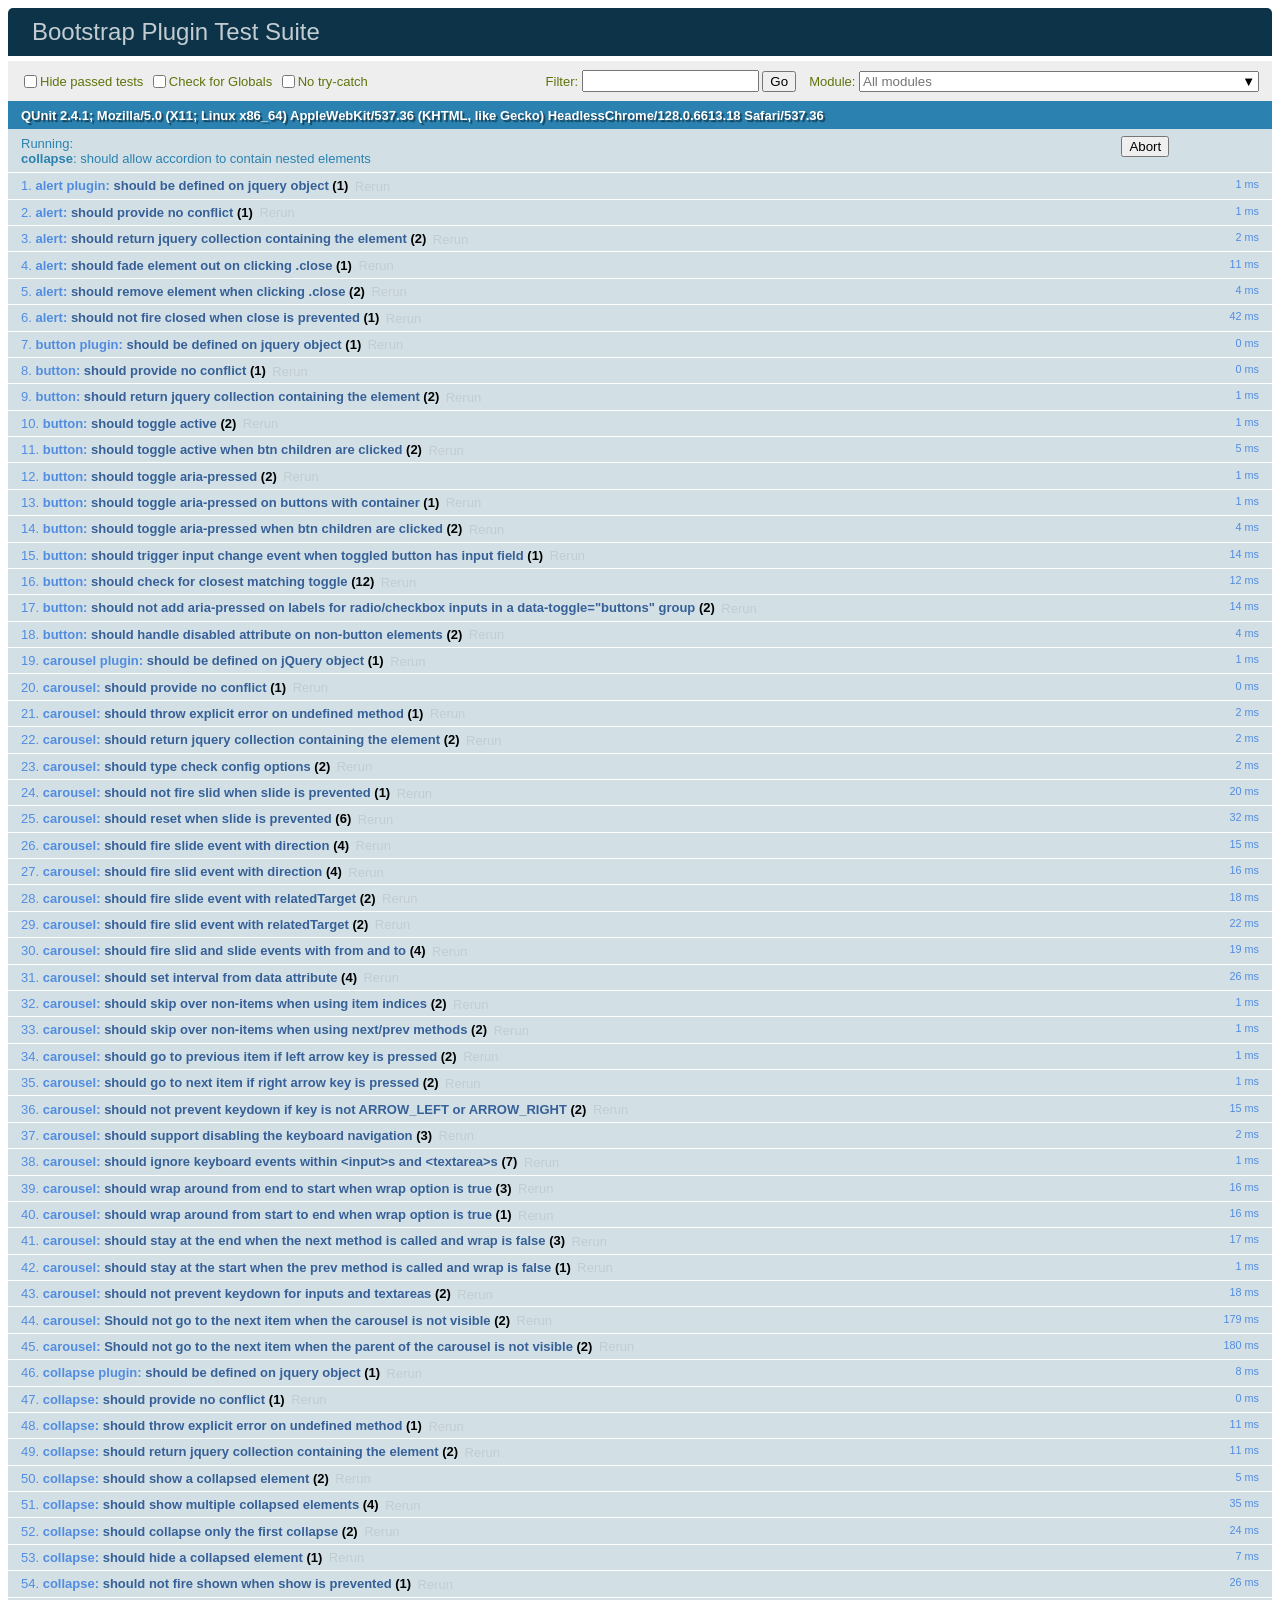
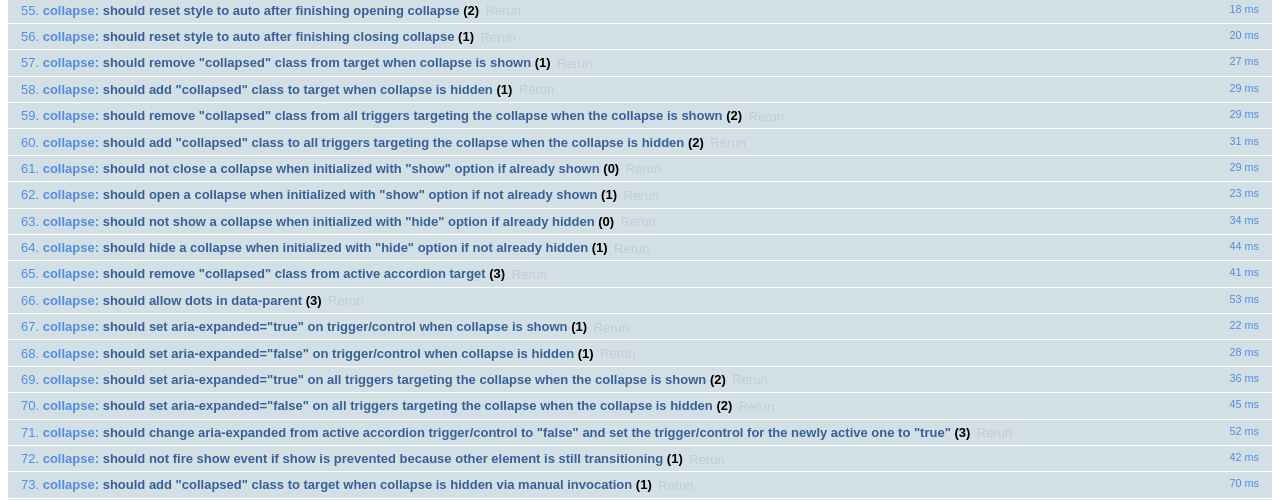
<file: static/js/tests/index.html>
<!doctype html>
<html lang="en">
  <head>
    <meta charset="utf-8">
    <meta name="viewport" content="width=device-width, initial-scale=1, shrink-to-fit=no">
    <title>Bootstrap Plugin Test Suite</title>

    <!-- jQuery -->
    <script>
      (function () {
        var path = '../../assets/js/vendor/jquery-slim.min.js'
        // get jquery param from the query string.
        var jQueryVersion = location.search.match(/[?&]jquery=(.*?)(?=&|$)/)

        // If a version was specified, use that version from our vendor folder
        if (jQueryVersion) {
          path = 'vendor/jquery-' + jQueryVersion[1] + '.min.js'
        }
        document.write('<script src="' + path + '"><\/script>')
      }())
    </script>
    <script src="../../assets/js/vendor/popper.min.js"></script>

    <!-- QUnit -->
    <link rel="stylesheet" href="vendor/qunit.css" media="screen">
    <script src="vendor/qunit.js"></script>

    <script>
      // Disable jQuery event aliases to ensure we don't accidentally use any of them
      [
        'blur',
        'focus',
        'focusin',
        'focusout',
        'resize',
        'scroll',
        'click',
        'dblclick',
        'mousedown',
        'mouseup',
        'mousemove',
        'mouseover',
        'mouseout',
        'mouseenter',
        'mouseleave',
        'change',
        'select',
        'submit',
        'keydown',
        'keypress',
        'keyup',
        'contextmenu'
      ].forEach(function(eventAlias) {
        $.fn[eventAlias] = function() {
          throw new Error('Using the ".' + eventAlias + '()" method is not allowed, so that Bootstrap can be compatible with custom jQuery builds which exclude the "event aliases" module that defines said method. See https://github.com/twbs/bootstrap/blob/master/CONTRIBUTING.md#js')
        }
      })

      // Require assert.expect in each test
      QUnit.config.requireExpects = true

      // See https://github.com/axemclion/grunt-saucelabs#test-result-details-with-qunit
      var log = []
      var testName

      QUnit.done(function(testResults) {
        var tests = []
        for (var i = 0; i < log.length; i++) {
          var details = log[i]
          tests.push({
            name: details.name,
            result: details.result,
            expected: details.expected,
            actual: details.actual,
            source: details.source
          })
        }
        testResults.tests = tests

        window.global_test_results = testResults
      })

      QUnit.testStart(function(testDetails) {
        QUnit.log(function(details) {
          if (!details.result) {
            details.name = testDetails.name
            log.push(details)
          }
        })
      })

      // Display fixture on-screen on iOS to avoid false positives
      // See https://github.com/twbs/bootstrap/pull/15955
      if (/iPhone|iPad|iPod/.test(navigator.userAgent)) {
        QUnit.begin(function() {
          $('#qunit-fixture').css({ top: 0, left: 0 })
        })

        QUnit.done(function() {
          $('#qunit-fixture').css({ top: '', left: '' })
        })
      }
    </script>

    <!-- Transpiled Plugins -->
    <script src="../dist/util.js"></script>
    <script src="../dist/alert.js"></script>
    <script src="../dist/button.js"></script>
    <script src="../dist/carousel.js"></script>
    <script src="../dist/collapse.js"></script>
    <script src="../dist/dropdown.js"></script>
    <script src="../dist/modal.js"></script>
    <script src="../dist/scrollspy.js"></script>
    <script src="../dist/tab.js"></script>
    <script src="../dist/tooltip.js"></script>
    <script src="../dist/popover.js"></script>

    <!-- Unit Tests -->
    <script src="unit/alert.js"></script>
    <script src="unit/button.js"></script>
    <script src="unit/carousel.js"></script>
    <script src="unit/collapse.js"></script>
    <script src="unit/dropdown.js"></script>
    <script src="unit/modal.js"></script>
    <script src="unit/scrollspy.js"></script>
    <script src="unit/tab.js"></script>
    <script src="unit/tooltip.js"></script>
    <script src="unit/popover.js"></script>
    <script src="unit/util.js"></script>
  </head>
  <body>
    <div id="qunit-container">
      <div id="qunit"></div>
      <div id="qunit-fixture"></div>
    </div>
  </body>
</html>
</file>
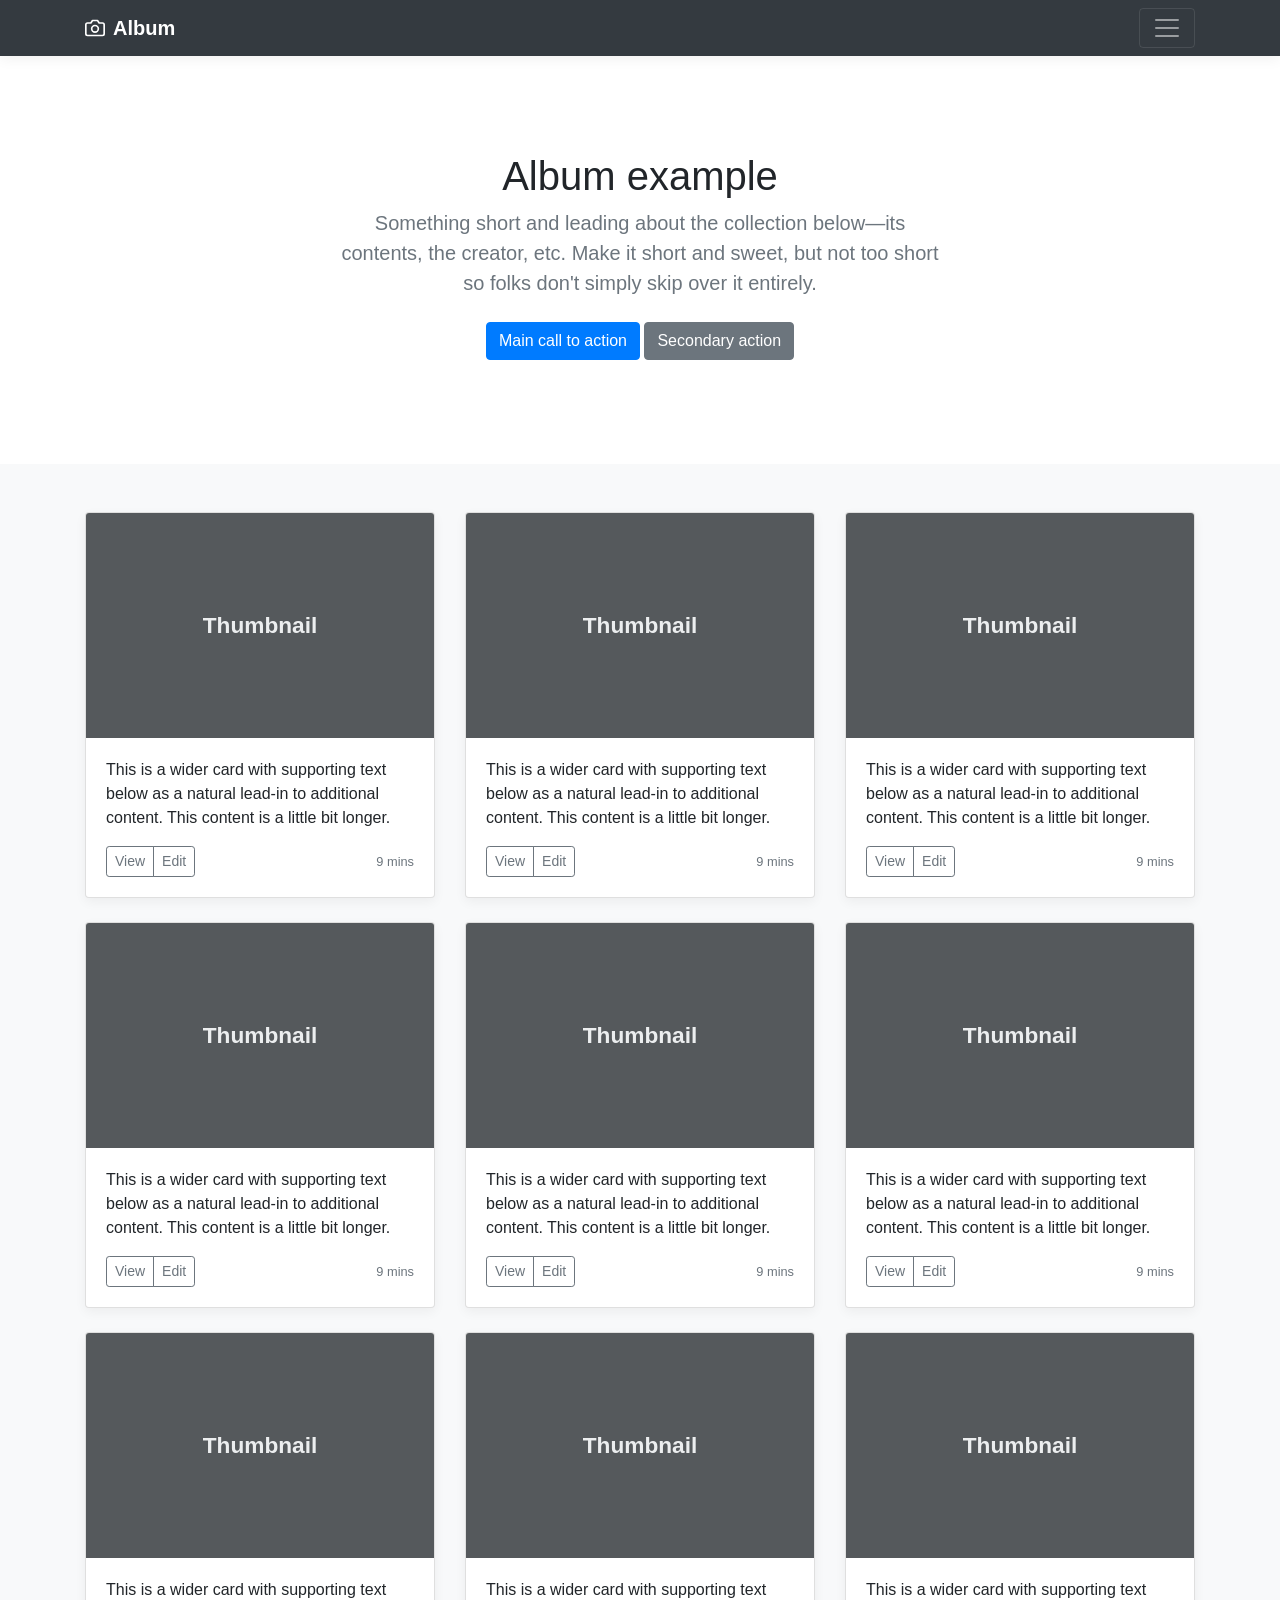
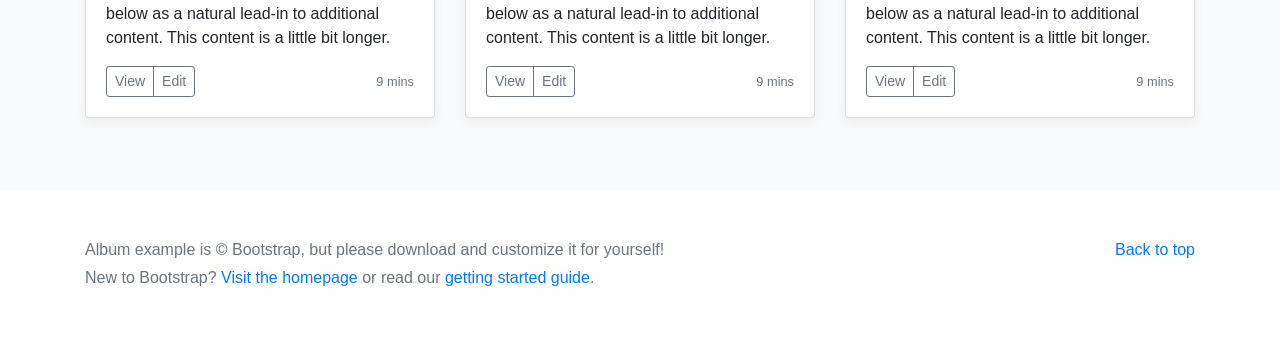
<file: static/docs/4.0/examples/album/index.html>
<!doctype html>
<html lang="en">
  <head>
    <meta charset="utf-8">
    <meta name="viewport" content="width=device-width, initial-scale=1, shrink-to-fit=no">
    <meta name="description" content="">
    <meta name="author" content="">
    <link rel="icon" href="../../../../favicon.ico">

    <title>Album example for Bootstrap</title>

    <!-- Bootstrap core CSS -->
    <link href="../../../../dist/css/bootstrap.min.css" rel="stylesheet">

    <!-- Custom styles for this template -->
    <link href="album.css" rel="stylesheet">
  </head>

  <body>

    <header>
      <div class="collapse bg-dark" id="navbarHeader">
        <div class="container">
          <div class="row">
            <div class="col-sm-8 col-md-7 py-4">
              <h4 class="text-white">About</h4>
              <p class="text-muted">Add some information about the album below, the author, or any other background context. Make it a few sentences long so folks can pick up some informative tidbits. Then, link them off to some social networking sites or contact information.</p>
            </div>
            <div class="col-sm-4 offset-md-1 py-4">
              <h4 class="text-white">Contact</h4>
              <ul class="list-unstyled">
                <li><a href="#" class="text-white">Follow on Twitter</a></li>
                <li><a href="#" class="text-white">Like on Facebook</a></li>
                <li><a href="#" class="text-white">Email me</a></li>
              </ul>
            </div>
          </div>
        </div>
      </div>
      <div class="navbar navbar-dark bg-dark box-shadow">
        <div class="container d-flex justify-content-between">
          <a href="#" class="navbar-brand d-flex align-items-center">
            <svg xmlns="http://www.w3.org/2000/svg" width="20" height="20" viewBox="0 0 24 24" fill="none" stroke="currentColor" stroke-width="2" stroke-linecap="round" stroke-linejoin="round" class="mr-2"><path d="M23 19a2 2 0 0 1-2 2H3a2 2 0 0 1-2-2V8a2 2 0 0 1 2-2h4l2-3h6l2 3h4a2 2 0 0 1 2 2z"></path><circle cx="12" cy="13" r="4"></circle></svg>
            <strong>Album</strong>
          </a>
          <button class="navbar-toggler" type="button" data-toggle="collapse" data-target="#navbarHeader" aria-controls="navbarHeader" aria-expanded="false" aria-label="Toggle navigation">
            <span class="navbar-toggler-icon"></span>
          </button>
        </div>
      </div>
    </header>

    <main role="main">

      <section class="jumbotron text-center">
        <div class="container">
          <h1 class="jumbotron-heading">Album example</h1>
          <p class="lead text-muted">Something short and leading about the collection below—its contents, the creator, etc. Make it short and sweet, but not too short so folks don't simply skip over it entirely.</p>
          <p>
            <a href="#" class="btn btn-primary my-2">Main call to action</a>
            <a href="#" class="btn btn-secondary my-2">Secondary action</a>
          </p>
        </div>
      </section>

      <div class="album py-5 bg-light">
        <div class="container">

          <div class="row">
            <div class="col-md-4">
              <div class="card mb-4 box-shadow">
                <img class="card-img-top" data-src="holder.js/100px225?theme=thumb&bg=55595c&fg=eceeef&text=Thumbnail" alt="Card image cap">
                <div class="card-body">
                  <p class="card-text">This is a wider card with supporting text below as a natural lead-in to additional content. This content is a little bit longer.</p>
                  <div class="d-flex justify-content-between align-items-center">
                    <div class="btn-group">
                      <button type="button" class="btn btn-sm btn-outline-secondary">View</button>
                      <button type="button" class="btn btn-sm btn-outline-secondary">Edit</button>
                    </div>
                    <small class="text-muted">9 mins</small>
                  </div>
                </div>
              </div>
            </div>
            <div class="col-md-4">
              <div class="card mb-4 box-shadow">
                <img class="card-img-top" data-src="holder.js/100px225?theme=thumb&bg=55595c&fg=eceeef&text=Thumbnail" alt="Card image cap">
                <div class="card-body">
                  <p class="card-text">This is a wider card with supporting text below as a natural lead-in to additional content. This content is a little bit longer.</p>
                  <div class="d-flex justify-content-between align-items-center">
                    <div class="btn-group">
                      <button type="button" class="btn btn-sm btn-outline-secondary">View</button>
                      <button type="button" class="btn btn-sm btn-outline-secondary">Edit</button>
                    </div>
                    <small class="text-muted">9 mins</small>
                  </div>
                </div>
              </div>
            </div>
            <div class="col-md-4">
              <div class="card mb-4 box-shadow">
                <img class="card-img-top" data-src="holder.js/100px225?theme=thumb&bg=55595c&fg=eceeef&text=Thumbnail" alt="Card image cap">
                <div class="card-body">
                  <p class="card-text">This is a wider card with supporting text below as a natural lead-in to additional content. This content is a little bit longer.</p>
                  <div class="d-flex justify-content-between align-items-center">
                    <div class="btn-group">
                      <button type="button" class="btn btn-sm btn-outline-secondary">View</button>
                      <button type="button" class="btn btn-sm btn-outline-secondary">Edit</button>
                    </div>
                    <small class="text-muted">9 mins</small>
                  </div>
                </div>
              </div>
            </div>

            <div class="col-md-4">
              <div class="card mb-4 box-shadow">
                <img class="card-img-top" data-src="holder.js/100px225?theme=thumb&bg=55595c&fg=eceeef&text=Thumbnail" alt="Card image cap">
                <div class="card-body">
                  <p class="card-text">This is a wider card with supporting text below as a natural lead-in to additional content. This content is a little bit longer.</p>
                  <div class="d-flex justify-content-between align-items-center">
                    <div class="btn-group">
                      <button type="button" class="btn btn-sm btn-outline-secondary">View</button>
                      <button type="button" class="btn btn-sm btn-outline-secondary">Edit</button>
                    </div>
                    <small class="text-muted">9 mins</small>
                  </div>
                </div>
              </div>
            </div>
            <div class="col-md-4">
              <div class="card mb-4 box-shadow">
                <img class="card-img-top" data-src="holder.js/100px225?theme=thumb&bg=55595c&fg=eceeef&text=Thumbnail" alt="Card image cap">
                <div class="card-body">
                  <p class="card-text">This is a wider card with supporting text below as a natural lead-in to additional content. This content is a little bit longer.</p>
                  <div class="d-flex justify-content-between align-items-center">
                    <div class="btn-group">
                      <button type="button" class="btn btn-sm btn-outline-secondary">View</button>
                      <button type="button" class="btn btn-sm btn-outline-secondary">Edit</button>
                    </div>
                    <small class="text-muted">9 mins</small>
                  </div>
                </div>
              </div>
            </div>
            <div class="col-md-4">
              <div class="card mb-4 box-shadow">
                <img class="card-img-top" data-src="holder.js/100px225?theme=thumb&bg=55595c&fg=eceeef&text=Thumbnail" alt="Card image cap">
                <div class="card-body">
                  <p class="card-text">This is a wider card with supporting text below as a natural lead-in to additional content. This content is a little bit longer.</p>
                  <div class="d-flex justify-content-between align-items-center">
                    <div class="btn-group">
                      <button type="button" class="btn btn-sm btn-outline-secondary">View</button>
                      <button type="button" class="btn btn-sm btn-outline-secondary">Edit</button>
                    </div>
                    <small class="text-muted">9 mins</small>
                  </div>
                </div>
              </div>
            </div>

            <div class="col-md-4">
              <div class="card mb-4 box-shadow">
                <img class="card-img-top" data-src="holder.js/100px225?theme=thumb&bg=55595c&fg=eceeef&text=Thumbnail" alt="Card image cap">
                <div class="card-body">
                  <p class="card-text">This is a wider card with supporting text below as a natural lead-in to additional content. This content is a little bit longer.</p>
                  <div class="d-flex justify-content-between align-items-center">
                    <div class="btn-group">
                      <button type="button" class="btn btn-sm btn-outline-secondary">View</button>
                      <button type="button" class="btn btn-sm btn-outline-secondary">Edit</button>
                    </div>
                    <small class="text-muted">9 mins</small>
                  </div>
                </div>
              </div>
            </div>
            <div class="col-md-4">
              <div class="card mb-4 box-shadow">
                <img class="card-img-top" data-src="holder.js/100px225?theme=thumb&bg=55595c&fg=eceeef&text=Thumbnail" alt="Card image cap">
                <div class="card-body">
                  <p class="card-text">This is a wider card with supporting text below as a natural lead-in to additional content. This content is a little bit longer.</p>
                  <div class="d-flex justify-content-between align-items-center">
                    <div class="btn-group">
                      <button type="button" class="btn btn-sm btn-outline-secondary">View</button>
                      <button type="button" class="btn btn-sm btn-outline-secondary">Edit</button>
                    </div>
                    <small class="text-muted">9 mins</small>
                  </div>
                </div>
              </div>
            </div>
            <div class="col-md-4">
              <div class="card mb-4 box-shadow">
                <img class="card-img-top" data-src="holder.js/100px225?theme=thumb&bg=55595c&fg=eceeef&text=Thumbnail" alt="Card image cap">
                <div class="card-body">
                  <p class="card-text">This is a wider card with supporting text below as a natural lead-in to additional content. This content is a little bit longer.</p>
                  <div class="d-flex justify-content-between align-items-center">
                    <div class="btn-group">
                      <button type="button" class="btn btn-sm btn-outline-secondary">View</button>
                      <button type="button" class="btn btn-sm btn-outline-secondary">Edit</button>
                    </div>
                    <small class="text-muted">9 mins</small>
                  </div>
                </div>
              </div>
            </div>
          </div>
        </div>
      </div>

    </main>

    <footer class="text-muted">
      <div class="container">
        <p class="float-right">
          <a href="#">Back to top</a>
        </p>
        <p>Album example is &copy; Bootstrap, but please download and customize it for yourself!</p>
        <p>New to Bootstrap? <a href="../../">Visit the homepage</a> or read our <a href="../../getting-started/">getting started guide</a>.</p>
      </div>
    </footer>

    <!-- Bootstrap core JavaScript
    ================================================== -->
    <!-- Placed at the end of the document so the pages load faster -->
    <script src="https://code.jquery.com/jquery-3.2.1.slim.min.js" integrity="sha384-KJ3o2DKtIkvYIK3UENzmM7KCkRr/rE9/Qpg6aAZGJwFDMVNA/GpGFF93hXpG5KkN" crossorigin="anonymous"></script>
    <script>window.jQuery || document.write('<script src="../../../../assets/js/vendor/jquery-slim.min.js"><\/script>')</script>
    <script src="../../../../assets/js/vendor/popper.min.js"></script>
    <script src="../../../../dist/js/bootstrap.min.js"></script>
    <script src="../../../../assets/js/vendor/holder.min.js"></script>
  </body>
</html>
</file>
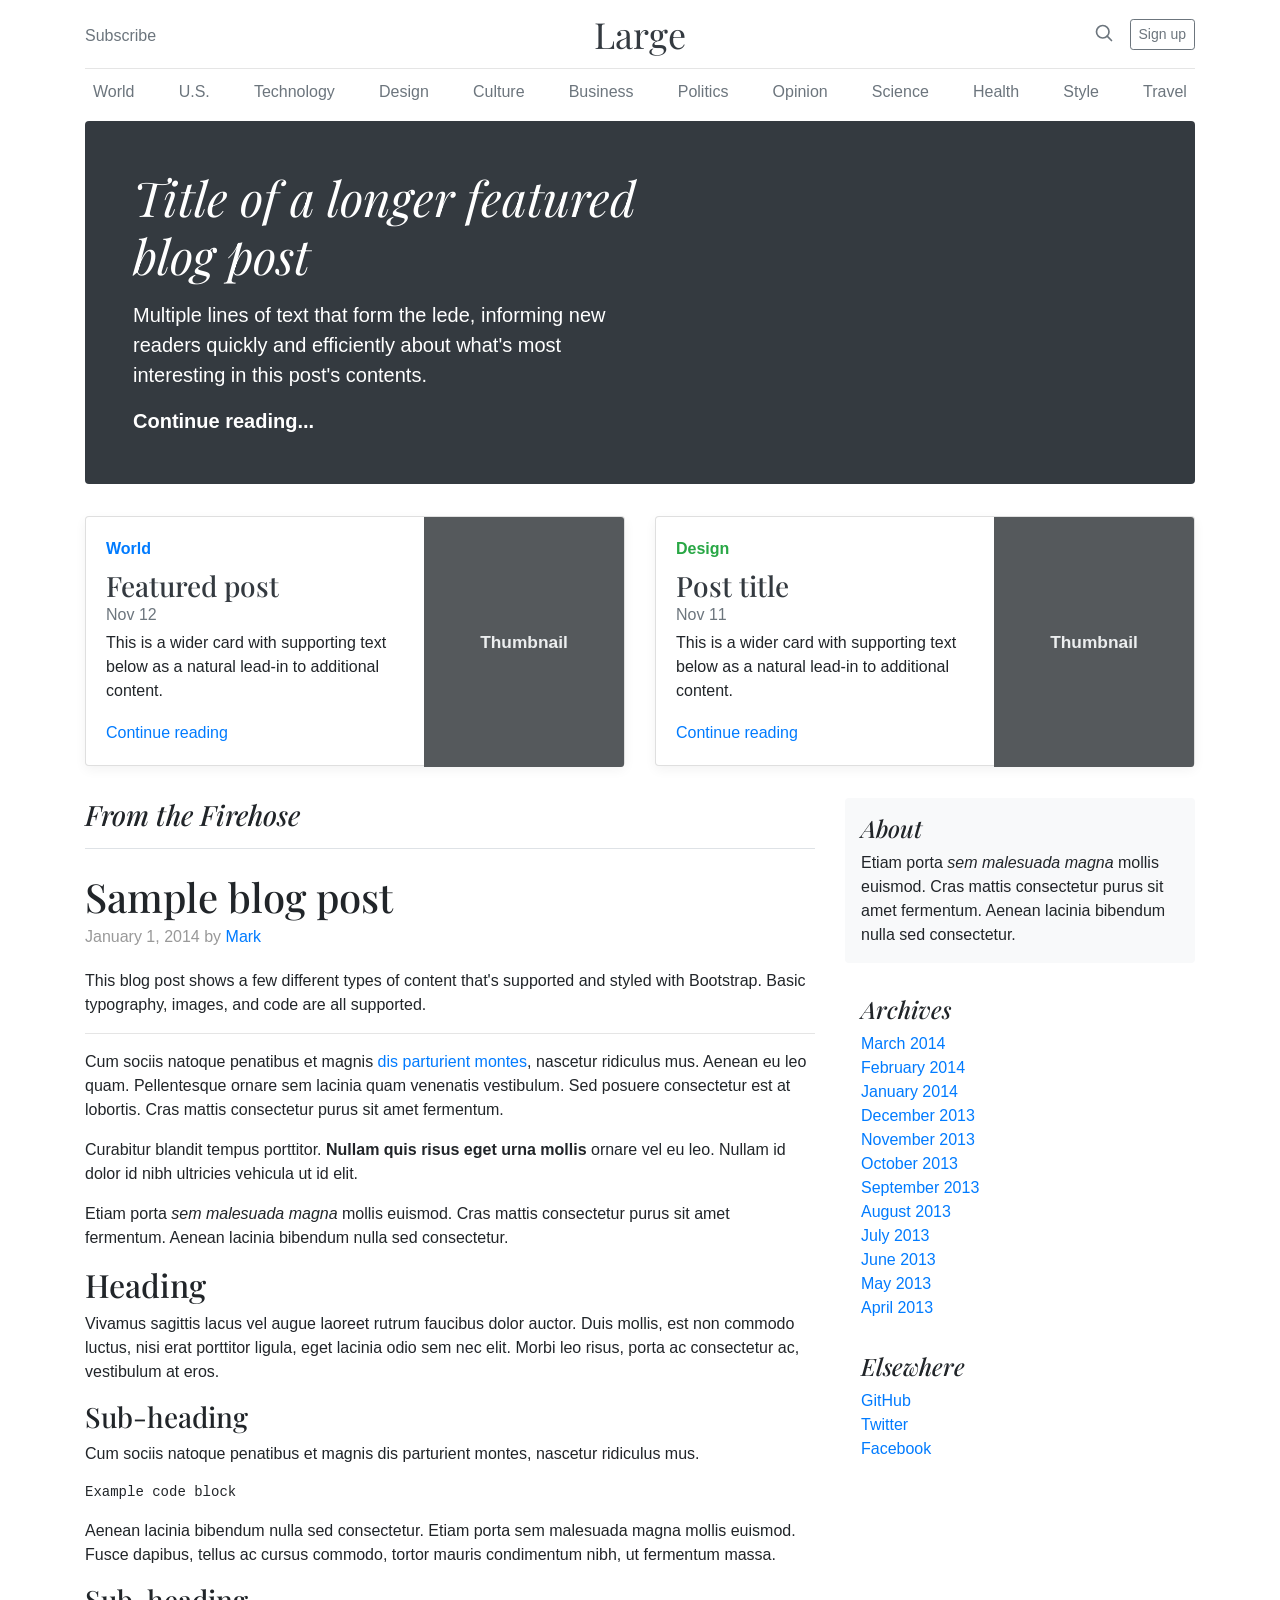
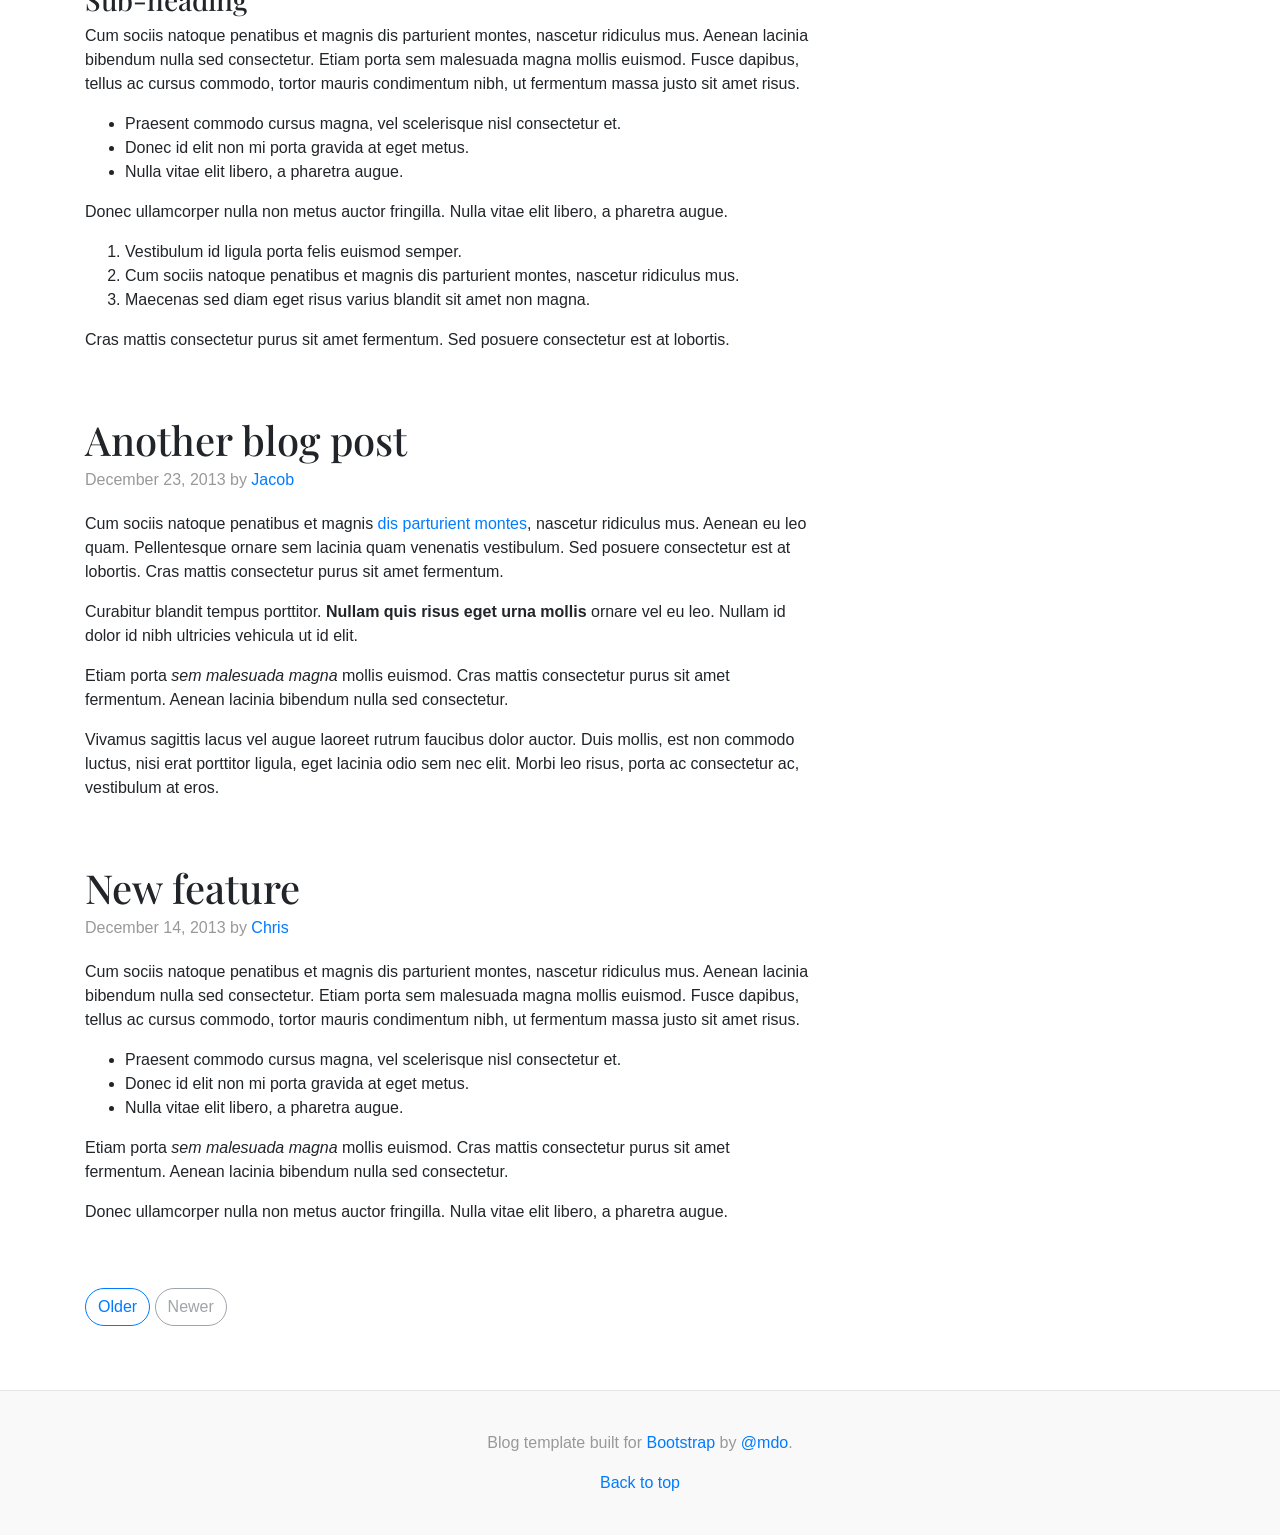
<file: static/docs/4.0/examples/blog/index.html>
<!doctype html>
<html lang="en">
  <head>
    <meta charset="utf-8">
    <meta name="viewport" content="width=device-width, initial-scale=1, shrink-to-fit=no">
    <meta name="description" content="">
    <meta name="author" content="">
    <link rel="icon" href="../../../../favicon.ico">

    <title>Blog Template for Bootstrap</title>

    <!-- Bootstrap core CSS -->
    <link href="../../../../dist/css/bootstrap.min.css" rel="stylesheet">

    <!-- Custom styles for this template -->
    <link href="https://fonts.googleapis.com/css?family=Playfair+Display:700,900" rel="stylesheet">
    <link href="blog.css" rel="stylesheet">
  </head>

  <body>

    <div class="container">
      <header class="blog-header py-3">
        <div class="row flex-nowrap justify-content-between align-items-center">
          <div class="col-4 pt-1">
            <a class="text-muted" href="#">Subscribe</a>
          </div>
          <div class="col-4 text-center">
            <a class="blog-header-logo text-dark" href="#">Large</a>
          </div>
          <div class="col-4 d-flex justify-content-end align-items-center">
            <a class="text-muted" href="#">
              <svg xmlns="http://www.w3.org/2000/svg" width="20" height="20" viewBox="0 0 24 24" fill="none" stroke="currentColor" stroke-width="2" stroke-linecap="round" stroke-linejoin="round" class="mx-3"><circle cx="10.5" cy="10.5" r="7.5"></circle><line x1="21" y1="21" x2="15.8" y2="15.8"></line></svg>
            </a>
            <a class="btn btn-sm btn-outline-secondary" href="#">Sign up</a>
          </div>
        </div>
      </header>

      <div class="nav-scroller py-1 mb-2">
        <nav class="nav d-flex justify-content-between">
          <a class="p-2 text-muted" href="#">World</a>
          <a class="p-2 text-muted" href="#">U.S.</a>
          <a class="p-2 text-muted" href="#">Technology</a>
          <a class="p-2 text-muted" href="#">Design</a>
          <a class="p-2 text-muted" href="#">Culture</a>
          <a class="p-2 text-muted" href="#">Business</a>
          <a class="p-2 text-muted" href="#">Politics</a>
          <a class="p-2 text-muted" href="#">Opinion</a>
          <a class="p-2 text-muted" href="#">Science</a>
          <a class="p-2 text-muted" href="#">Health</a>
          <a class="p-2 text-muted" href="#">Style</a>
          <a class="p-2 text-muted" href="#">Travel</a>
        </nav>
      </div>

      <div class="jumbotron p-3 p-md-5 text-white rounded bg-dark">
        <div class="col-md-6 px-0">
          <h1 class="display-4 font-italic">Title of a longer featured blog post</h1>
          <p class="lead my-3">Multiple lines of text that form the lede, informing new readers quickly and efficiently about what's most interesting in this post's contents.</p>
          <p class="lead mb-0"><a href="#" class="text-white font-weight-bold">Continue reading...</a></p>
        </div>
      </div>

      <div class="row mb-2">
        <div class="col-md-6">
          <div class="card flex-md-row mb-4 box-shadow h-md-250">
            <div class="card-body d-flex flex-column align-items-start">
              <strong class="d-inline-block mb-2 text-primary">World</strong>
              <h3 class="mb-0">
                <a class="text-dark" href="#">Featured post</a>
              </h3>
              <div class="mb-1 text-muted">Nov 12</div>
              <p class="card-text mb-auto">This is a wider card with supporting text below as a natural lead-in to additional content.</p>
              <a href="#">Continue reading</a>
            </div>
            <img class="card-img-right flex-auto d-none d-md-block" data-src="holder.js/200x250?theme=thumb" alt="Card image cap">
          </div>
        </div>
        <div class="col-md-6">
          <div class="card flex-md-row mb-4 box-shadow h-md-250">
            <div class="card-body d-flex flex-column align-items-start">
              <strong class="d-inline-block mb-2 text-success">Design</strong>
              <h3 class="mb-0">
                <a class="text-dark" href="#">Post title</a>
              </h3>
              <div class="mb-1 text-muted">Nov 11</div>
              <p class="card-text mb-auto">This is a wider card with supporting text below as a natural lead-in to additional content.</p>
              <a href="#">Continue reading</a>
            </div>
            <img class="card-img-right flex-auto d-none d-md-block" data-src="holder.js/200x250?theme=thumb" alt="Card image cap">
          </div>
        </div>
      </div>
    </div>

    <main role="main" class="container">
      <div class="row">
        <div class="col-md-8 blog-main">
          <h3 class="pb-3 mb-4 font-italic border-bottom">
            From the Firehose
          </h3>

          <div class="blog-post">
            <h2 class="blog-post-title">Sample blog post</h2>
            <p class="blog-post-meta">January 1, 2014 by <a href="#">Mark</a></p>

            <p>This blog post shows a few different types of content that's supported and styled with Bootstrap. Basic typography, images, and code are all supported.</p>
            <hr>
            <p>Cum sociis natoque penatibus et magnis <a href="#">dis parturient montes</a>, nascetur ridiculus mus. Aenean eu leo quam. Pellentesque ornare sem lacinia quam venenatis vestibulum. Sed posuere consectetur est at lobortis. Cras mattis consectetur purus sit amet fermentum.</p>
            <blockquote>
              <p>Curabitur blandit tempus porttitor. <strong>Nullam quis risus eget urna mollis</strong> ornare vel eu leo. Nullam id dolor id nibh ultricies vehicula ut id elit.</p>
            </blockquote>
            <p>Etiam porta <em>sem malesuada magna</em> mollis euismod. Cras mattis consectetur purus sit amet fermentum. Aenean lacinia bibendum nulla sed consectetur.</p>
            <h2>Heading</h2>
            <p>Vivamus sagittis lacus vel augue laoreet rutrum faucibus dolor auctor. Duis mollis, est non commodo luctus, nisi erat porttitor ligula, eget lacinia odio sem nec elit. Morbi leo risus, porta ac consectetur ac, vestibulum at eros.</p>
            <h3>Sub-heading</h3>
            <p>Cum sociis natoque penatibus et magnis dis parturient montes, nascetur ridiculus mus.</p>
            <pre><code>Example code block</code></pre>
            <p>Aenean lacinia bibendum nulla sed consectetur. Etiam porta sem malesuada magna mollis euismod. Fusce dapibus, tellus ac cursus commodo, tortor mauris condimentum nibh, ut fermentum massa.</p>
            <h3>Sub-heading</h3>
            <p>Cum sociis natoque penatibus et magnis dis parturient montes, nascetur ridiculus mus. Aenean lacinia bibendum nulla sed consectetur. Etiam porta sem malesuada magna mollis euismod. Fusce dapibus, tellus ac cursus commodo, tortor mauris condimentum nibh, ut fermentum massa justo sit amet risus.</p>
            <ul>
              <li>Praesent commodo cursus magna, vel scelerisque nisl consectetur et.</li>
              <li>Donec id elit non mi porta gravida at eget metus.</li>
              <li>Nulla vitae elit libero, a pharetra augue.</li>
            </ul>
            <p>Donec ullamcorper nulla non metus auctor fringilla. Nulla vitae elit libero, a pharetra augue.</p>
            <ol>
              <li>Vestibulum id ligula porta felis euismod semper.</li>
              <li>Cum sociis natoque penatibus et magnis dis parturient montes, nascetur ridiculus mus.</li>
              <li>Maecenas sed diam eget risus varius blandit sit amet non magna.</li>
            </ol>
            <p>Cras mattis consectetur purus sit amet fermentum. Sed posuere consectetur est at lobortis.</p>
          </div><!-- /.blog-post -->

          <div class="blog-post">
            <h2 class="blog-post-title">Another blog post</h2>
            <p class="blog-post-meta">December 23, 2013 by <a href="#">Jacob</a></p>

            <p>Cum sociis natoque penatibus et magnis <a href="#">dis parturient montes</a>, nascetur ridiculus mus. Aenean eu leo quam. Pellentesque ornare sem lacinia quam venenatis vestibulum. Sed posuere consectetur est at lobortis. Cras mattis consectetur purus sit amet fermentum.</p>
            <blockquote>
              <p>Curabitur blandit tempus porttitor. <strong>Nullam quis risus eget urna mollis</strong> ornare vel eu leo. Nullam id dolor id nibh ultricies vehicula ut id elit.</p>
            </blockquote>
            <p>Etiam porta <em>sem malesuada magna</em> mollis euismod. Cras mattis consectetur purus sit amet fermentum. Aenean lacinia bibendum nulla sed consectetur.</p>
            <p>Vivamus sagittis lacus vel augue laoreet rutrum faucibus dolor auctor. Duis mollis, est non commodo luctus, nisi erat porttitor ligula, eget lacinia odio sem nec elit. Morbi leo risus, porta ac consectetur ac, vestibulum at eros.</p>
          </div><!-- /.blog-post -->

          <div class="blog-post">
            <h2 class="blog-post-title">New feature</h2>
            <p class="blog-post-meta">December 14, 2013 by <a href="#">Chris</a></p>

            <p>Cum sociis natoque penatibus et magnis dis parturient montes, nascetur ridiculus mus. Aenean lacinia bibendum nulla sed consectetur. Etiam porta sem malesuada magna mollis euismod. Fusce dapibus, tellus ac cursus commodo, tortor mauris condimentum nibh, ut fermentum massa justo sit amet risus.</p>
            <ul>
              <li>Praesent commodo cursus magna, vel scelerisque nisl consectetur et.</li>
              <li>Donec id elit non mi porta gravida at eget metus.</li>
              <li>Nulla vitae elit libero, a pharetra augue.</li>
            </ul>
            <p>Etiam porta <em>sem malesuada magna</em> mollis euismod. Cras mattis consectetur purus sit amet fermentum. Aenean lacinia bibendum nulla sed consectetur.</p>
            <p>Donec ullamcorper nulla non metus auctor fringilla. Nulla vitae elit libero, a pharetra augue.</p>
          </div><!-- /.blog-post -->

          <nav class="blog-pagination">
            <a class="btn btn-outline-primary" href="#">Older</a>
            <a class="btn btn-outline-secondary disabled" href="#">Newer</a>
          </nav>

        </div><!-- /.blog-main -->

        <aside class="col-md-4 blog-sidebar">
          <div class="p-3 mb-3 bg-light rounded">
            <h4 class="font-italic">About</h4>
            <p class="mb-0">Etiam porta <em>sem malesuada magna</em> mollis euismod. Cras mattis consectetur purus sit amet fermentum. Aenean lacinia bibendum nulla sed consectetur.</p>
          </div>

          <div class="p-3">
            <h4 class="font-italic">Archives</h4>
            <ol class="list-unstyled mb-0">
              <li><a href="#">March 2014</a></li>
              <li><a href="#">February 2014</a></li>
              <li><a href="#">January 2014</a></li>
              <li><a href="#">December 2013</a></li>
              <li><a href="#">November 2013</a></li>
              <li><a href="#">October 2013</a></li>
              <li><a href="#">September 2013</a></li>
              <li><a href="#">August 2013</a></li>
              <li><a href="#">July 2013</a></li>
              <li><a href="#">June 2013</a></li>
              <li><a href="#">May 2013</a></li>
              <li><a href="#">April 2013</a></li>
            </ol>
          </div>

          <div class="p-3">
            <h4 class="font-italic">Elsewhere</h4>
            <ol class="list-unstyled">
              <li><a href="#">GitHub</a></li>
              <li><a href="#">Twitter</a></li>
              <li><a href="#">Facebook</a></li>
            </ol>
          </div>
        </aside><!-- /.blog-sidebar -->

      </div><!-- /.row -->

    </main><!-- /.container -->

    <footer class="blog-footer">
      <p>Blog template built for <a href="https://getbootstrap.com/">Bootstrap</a> by <a href="https://twitter.com/mdo">@mdo</a>.</p>
      <p>
        <a href="#">Back to top</a>
      </p>
    </footer>

    <!-- Bootstrap core JavaScript
    ================================================== -->
    <!-- Placed at the end of the document so the pages load faster -->
    <script src="https://code.jquery.com/jquery-3.2.1.slim.min.js" integrity="sha384-KJ3o2DKtIkvYIK3UENzmM7KCkRr/rE9/Qpg6aAZGJwFDMVNA/GpGFF93hXpG5KkN" crossorigin="anonymous"></script>
    <script>window.jQuery || document.write('<script src="../../../../assets/js/vendor/jquery-slim.min.js"><\/script>')</script>
    <script src="../../../../assets/js/vendor/popper.min.js"></script>
    <script src="../../../../dist/js/bootstrap.min.js"></script>
    <script src="../../../../assets/js/vendor/holder.min.js"></script>
    <script>
      Holder.addTheme('thumb', {
        bg: '#55595c',
        fg: '#eceeef',
        text: 'Thumbnail'
      });
    </script>
  </body>
</html>
</file>
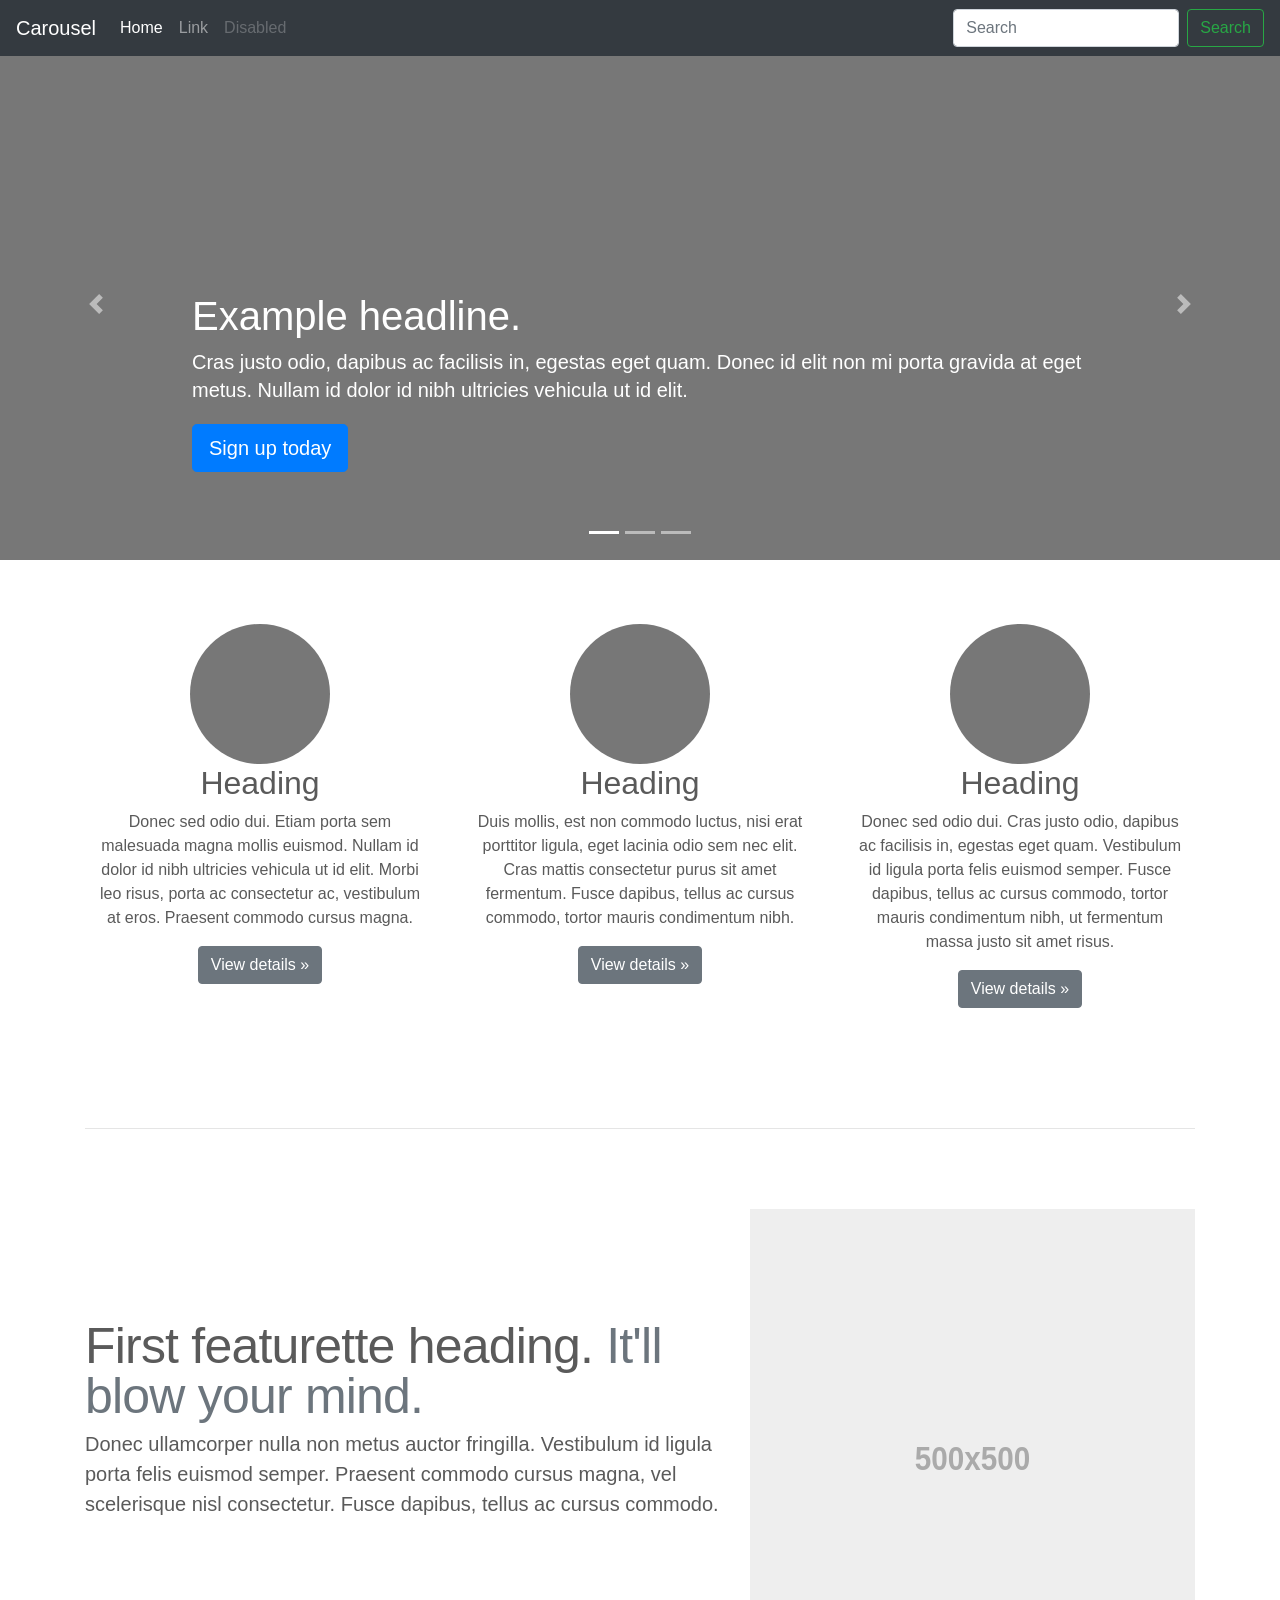
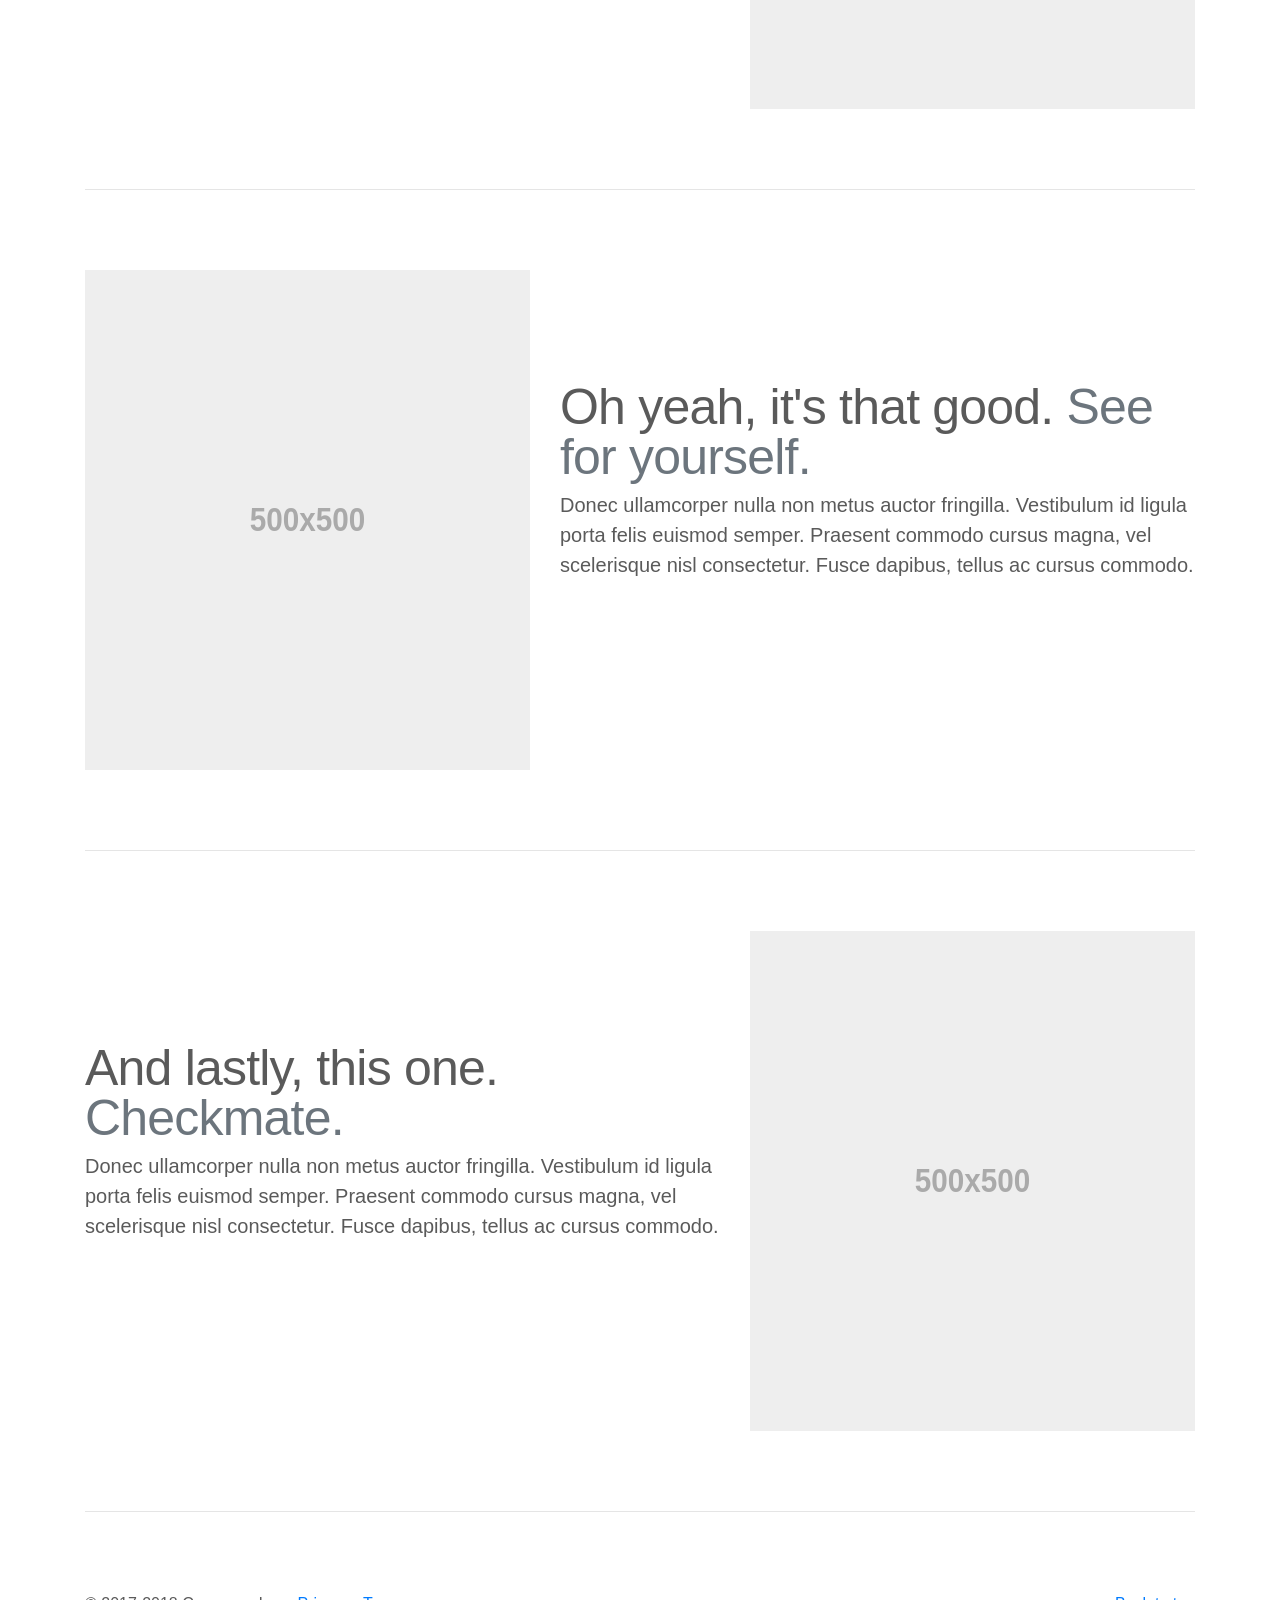
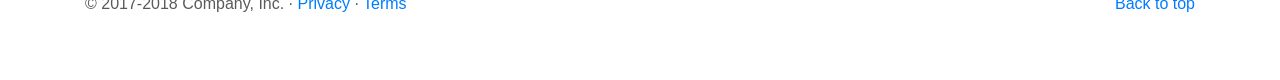
<file: static/docs/4.0/examples/carousel/index.html>
<!doctype html>
<html lang="en">
  <head>
    <meta charset="utf-8">
    <meta name="viewport" content="width=device-width, initial-scale=1, shrink-to-fit=no">
    <meta name="description" content="">
    <meta name="author" content="">
    <link rel="icon" href="../../../../favicon.ico">

    <title>Carousel Template for Bootstrap</title>

    <!-- Bootstrap core CSS -->
    <link href="../../../../dist/css/bootstrap.min.css" rel="stylesheet">

    <!-- Custom styles for this template -->
    <link href="carousel.css" rel="stylesheet">
  </head>
  <body>

    <header>
      <nav class="navbar navbar-expand-md navbar-dark fixed-top bg-dark">
        <a class="navbar-brand" href="#">Carousel</a>
        <button class="navbar-toggler" type="button" data-toggle="collapse" data-target="#navbarCollapse" aria-controls="navbarCollapse" aria-expanded="false" aria-label="Toggle navigation">
          <span class="navbar-toggler-icon"></span>
        </button>
        <div class="collapse navbar-collapse" id="navbarCollapse">
          <ul class="navbar-nav mr-auto">
            <li class="nav-item active">
              <a class="nav-link" href="#">Home <span class="sr-only">(current)</span></a>
            </li>
            <li class="nav-item">
              <a class="nav-link" href="#">Link</a>
            </li>
            <li class="nav-item">
              <a class="nav-link disabled" href="#">Disabled</a>
            </li>
          </ul>
          <form class="form-inline mt-2 mt-md-0">
            <input class="form-control mr-sm-2" type="text" placeholder="Search" aria-label="Search">
            <button class="btn btn-outline-success my-2 my-sm-0" type="submit">Search</button>
          </form>
        </div>
      </nav>
    </header>

    <main role="main">

      <div id="myCarousel" class="carousel slide" data-ride="carousel">
        <ol class="carousel-indicators">
          <li data-target="#myCarousel" data-slide-to="0" class="active"></li>
          <li data-target="#myCarousel" data-slide-to="1"></li>
          <li data-target="#myCarousel" data-slide-to="2"></li>
        </ol>
        <div class="carousel-inner">
          <div class="carousel-item active">
            <img class="first-slide" src="[data-uri]" alt="First slide">
            <div class="container">
              <div class="carousel-caption text-left">
                <h1>Example headline.</h1>
                <p>Cras justo odio, dapibus ac facilisis in, egestas eget quam. Donec id elit non mi porta gravida at eget metus. Nullam id dolor id nibh ultricies vehicula ut id elit.</p>
                <p><a class="btn btn-lg btn-primary" href="#" role="button">Sign up today</a></p>
              </div>
            </div>
          </div>
          <div class="carousel-item">
            <img class="second-slide" src="[data-uri]" alt="Second slide">
            <div class="container">
              <div class="carousel-caption">
                <h1>Another example headline.</h1>
                <p>Cras justo odio, dapibus ac facilisis in, egestas eget quam. Donec id elit non mi porta gravida at eget metus. Nullam id dolor id nibh ultricies vehicula ut id elit.</p>
                <p><a class="btn btn-lg btn-primary" href="#" role="button">Learn more</a></p>
              </div>
            </div>
          </div>
          <div class="carousel-item">
            <img class="third-slide" src="[data-uri]" alt="Third slide">
            <div class="container">
              <div class="carousel-caption text-right">
                <h1>One more for good measure.</h1>
                <p>Cras justo odio, dapibus ac facilisis in, egestas eget quam. Donec id elit non mi porta gravida at eget metus. Nullam id dolor id nibh ultricies vehicula ut id elit.</p>
                <p><a class="btn btn-lg btn-primary" href="#" role="button">Browse gallery</a></p>
              </div>
            </div>
          </div>
        </div>
        <a class="carousel-control-prev" href="#myCarousel" role="button" data-slide="prev">
          <span class="carousel-control-prev-icon" aria-hidden="true"></span>
          <span class="sr-only">Previous</span>
        </a>
        <a class="carousel-control-next" href="#myCarousel" role="button" data-slide="next">
          <span class="carousel-control-next-icon" aria-hidden="true"></span>
          <span class="sr-only">Next</span>
        </a>
      </div>


      <!-- Marketing messaging and featurettes
      ================================================== -->
      <!-- Wrap the rest of the page in another container to center all the content. -->

      <div class="container marketing">

        <!-- Three columns of text below the carousel -->
        <div class="row">
          <div class="col-lg-4">
            <img class="rounded-circle" src="[data-uri]" alt="Generic placeholder image" width="140" height="140">
            <h2>Heading</h2>
            <p>Donec sed odio dui. Etiam porta sem malesuada magna mollis euismod. Nullam id dolor id nibh ultricies vehicula ut id elit. Morbi leo risus, porta ac consectetur ac, vestibulum at eros. Praesent commodo cursus magna.</p>
            <p><a class="btn btn-secondary" href="#" role="button">View details &raquo;</a></p>
          </div><!-- /.col-lg-4 -->
          <div class="col-lg-4">
            <img class="rounded-circle" src="[data-uri]" alt="Generic placeholder image" width="140" height="140">
            <h2>Heading</h2>
            <p>Duis mollis, est non commodo luctus, nisi erat porttitor ligula, eget lacinia odio sem nec elit. Cras mattis consectetur purus sit amet fermentum. Fusce dapibus, tellus ac cursus commodo, tortor mauris condimentum nibh.</p>
            <p><a class="btn btn-secondary" href="#" role="button">View details &raquo;</a></p>
          </div><!-- /.col-lg-4 -->
          <div class="col-lg-4">
            <img class="rounded-circle" src="[data-uri]" alt="Generic placeholder image" width="140" height="140">
            <h2>Heading</h2>
            <p>Donec sed odio dui. Cras justo odio, dapibus ac facilisis in, egestas eget quam. Vestibulum id ligula porta felis euismod semper. Fusce dapibus, tellus ac cursus commodo, tortor mauris condimentum nibh, ut fermentum massa justo sit amet risus.</p>
            <p><a class="btn btn-secondary" href="#" role="button">View details &raquo;</a></p>
          </div><!-- /.col-lg-4 -->
        </div><!-- /.row -->


        <!-- START THE FEATURETTES -->

        <hr class="featurette-divider">

        <div class="row featurette">
          <div class="col-md-7">
            <h2 class="featurette-heading">First featurette heading. <span class="text-muted">It'll blow your mind.</span></h2>
            <p class="lead">Donec ullamcorper nulla non metus auctor fringilla. Vestibulum id ligula porta felis euismod semper. Praesent commodo cursus magna, vel scelerisque nisl consectetur. Fusce dapibus, tellus ac cursus commodo.</p>
          </div>
          <div class="col-md-5">
            <img class="featurette-image img-fluid mx-auto" data-src="holder.js/500x500/auto" alt="Generic placeholder image">
          </div>
        </div>

        <hr class="featurette-divider">

        <div class="row featurette">
          <div class="col-md-7 order-md-2">
            <h2 class="featurette-heading">Oh yeah, it's that good. <span class="text-muted">See for yourself.</span></h2>
            <p class="lead">Donec ullamcorper nulla non metus auctor fringilla. Vestibulum id ligula porta felis euismod semper. Praesent commodo cursus magna, vel scelerisque nisl consectetur. Fusce dapibus, tellus ac cursus commodo.</p>
          </div>
          <div class="col-md-5 order-md-1">
            <img class="featurette-image img-fluid mx-auto" data-src="holder.js/500x500/auto" alt="Generic placeholder image">
          </div>
        </div>

        <hr class="featurette-divider">

        <div class="row featurette">
          <div class="col-md-7">
            <h2 class="featurette-heading">And lastly, this one. <span class="text-muted">Checkmate.</span></h2>
            <p class="lead">Donec ullamcorper nulla non metus auctor fringilla. Vestibulum id ligula porta felis euismod semper. Praesent commodo cursus magna, vel scelerisque nisl consectetur. Fusce dapibus, tellus ac cursus commodo.</p>
          </div>
          <div class="col-md-5">
            <img class="featurette-image img-fluid mx-auto" data-src="holder.js/500x500/auto" alt="Generic placeholder image">
          </div>
        </div>

        <hr class="featurette-divider">

        <!-- /END THE FEATURETTES -->

      </div><!-- /.container -->


      <!-- FOOTER -->
      <footer class="container">
        <p class="float-right"><a href="#">Back to top</a></p>
        <p>&copy; 2017-2018 Company, Inc. &middot; <a href="#">Privacy</a> &middot; <a href="#">Terms</a></p>
      </footer>
    </main>

    <!-- Bootstrap core JavaScript
    ================================================== -->
    <!-- Placed at the end of the document so the pages load faster -->
    <script src="https://code.jquery.com/jquery-3.2.1.slim.min.js" integrity="sha384-KJ3o2DKtIkvYIK3UENzmM7KCkRr/rE9/Qpg6aAZGJwFDMVNA/GpGFF93hXpG5KkN" crossorigin="anonymous"></script>
    <script>window.jQuery || document.write('<script src="../../../../assets/js/vendor/jquery-slim.min.js"><\/script>')</script>
    <script src="../../../../assets/js/vendor/popper.min.js"></script>
    <script src="../../../../dist/js/bootstrap.min.js"></script>
    <!-- Just to make our placeholder images work. Don't actually copy the next line! -->
    <script src="../../../../assets/js/vendor/holder.min.js"></script>
  </body>
</html>
</file>
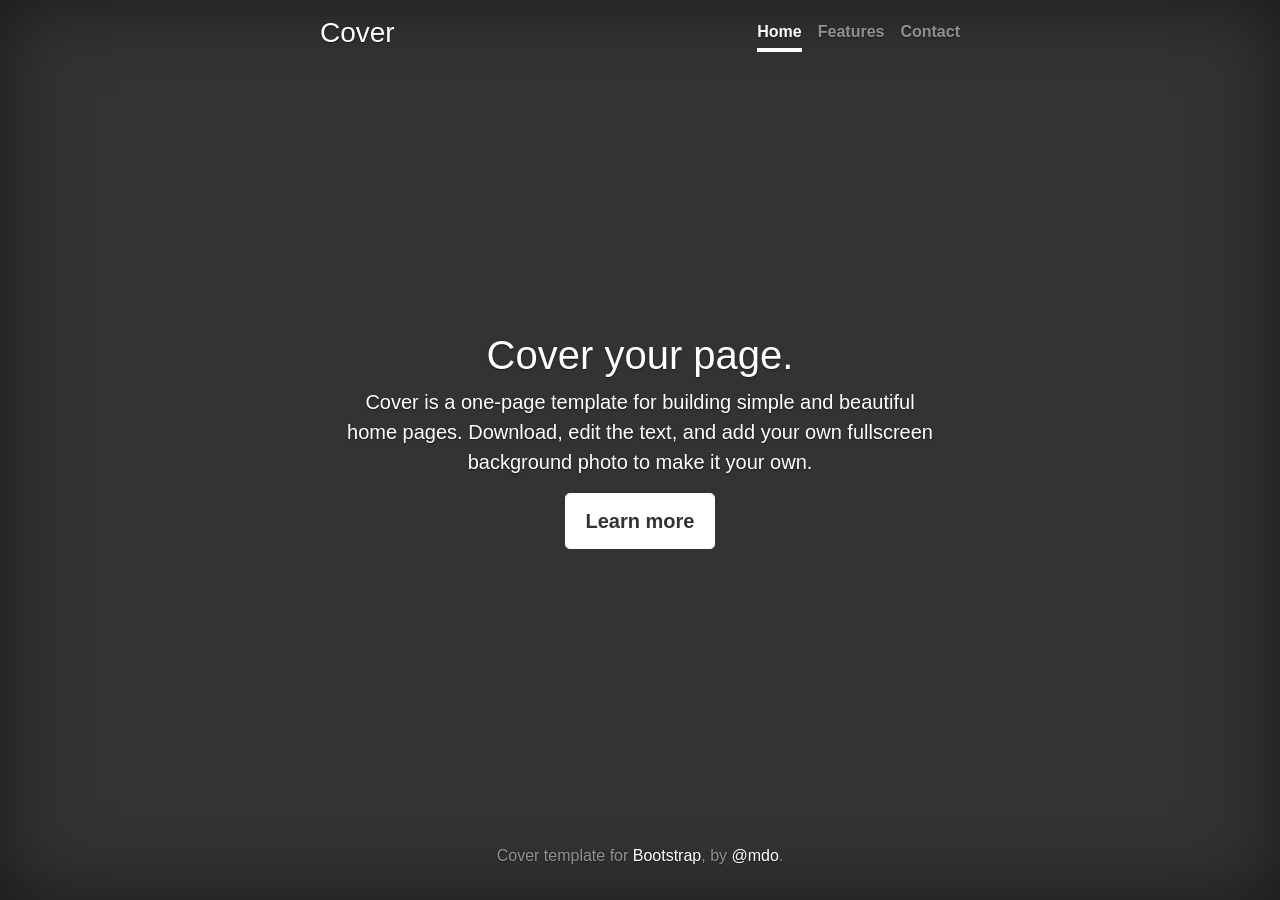
<file: static/docs/4.0/examples/cover/index.html>
<!doctype html>
<html lang="en">
  <head>
    <meta charset="utf-8">
    <meta name="viewport" content="width=device-width, initial-scale=1, shrink-to-fit=no">
    <meta name="description" content="">
    <meta name="author" content="">
    <link rel="icon" href="../../../../favicon.ico">

    <title>Cover Template for Bootstrap</title>

    <!-- Bootstrap core CSS -->
    <link href="../../../../dist/css/bootstrap.min.css" rel="stylesheet">

    <!-- Custom styles for this template -->
    <link href="cover.css" rel="stylesheet">
  </head>

  <body class="text-center">

    <div class="cover-container d-flex h-100 p-3 mx-auto flex-column">
      <header class="masthead mb-auto">
        <div class="inner">
          <h3 class="masthead-brand">Cover</h3>
          <nav class="nav nav-masthead justify-content-center">
            <a class="nav-link active" href="#">Home</a>
            <a class="nav-link" href="#">Features</a>
            <a class="nav-link" href="#">Contact</a>
          </nav>
        </div>
      </header>

      <main role="main" class="inner cover">
        <h1 class="cover-heading">Cover your page.</h1>
        <p class="lead">Cover is a one-page template for building simple and beautiful home pages. Download, edit the text, and add your own fullscreen background photo to make it your own.</p>
        <p class="lead">
          <a href="#" class="btn btn-lg btn-secondary">Learn more</a>
        </p>
      </main>

      <footer class="mastfoot mt-auto">
        <div class="inner">
          <p>Cover template for <a href="https://getbootstrap.com/">Bootstrap</a>, by <a href="https://twitter.com/mdo">@mdo</a>.</p>
        </div>
      </footer>
    </div>


    <!-- Bootstrap core JavaScript
    ================================================== -->
    <!-- Placed at the end of the document so the pages load faster -->
    <script src="https://code.jquery.com/jquery-3.2.1.slim.min.js" integrity="sha384-KJ3o2DKtIkvYIK3UENzmM7KCkRr/rE9/Qpg6aAZGJwFDMVNA/GpGFF93hXpG5KkN" crossorigin="anonymous"></script>
    <script>window.jQuery || document.write('<script src="../../../../assets/js/vendor/jquery-slim.min.js"><\/script>')</script>
    <script src="../../../../assets/js/vendor/popper.min.js"></script>
    <script src="../../../../dist/js/bootstrap.min.js"></script>
  </body>
</html>
</file>
<file: static/docs/4.0/examples/album/album.css>
:root {
  --jumbotron-padding-y: 3rem;
}

.jumbotron {
  padding-top: var(--jumbotron-padding-y);
  padding-bottom: var(--jumbotron-padding-y);
  margin-bottom: 0;
  background-color: #fff;
}
@media (min-width: 768px) {
  .jumbotron {
    padding-top: calc(var(--jumbotron-padding-y) * 2);
    padding-bottom: calc(var(--jumbotron-padding-y) * 2);
  }
}

.jumbotron p:last-child {
  margin-bottom: 0;
}

.jumbotron-heading {
  font-weight: 300;
}

.jumbotron .container {
  max-width: 40rem;
}

footer {
  padding-top: 3rem;
  padding-bottom: 3rem;
}

footer p {
  margin-bottom: .25rem;
}

.box-shadow { box-shadow: 0 .25rem .75rem rgba(0, 0, 0, .05); }
</file>
<file: static/docs/4.0/examples/blog/blog.css>
/* stylelint-disable selector-list-comma-newline-after */

.blog-header {
  line-height: 1;
  border-bottom: 1px solid #e5e5e5;
}

.blog-header-logo {
  font-family: "Playfair Display", Georgia, "Times New Roman", serif;
  font-size: 2.25rem;
}

.blog-header-logo:hover {
  text-decoration: none;
}

h1, h2, h3, h4, h5, h6 {
  font-family: "Playfair Display", Georgia, "Times New Roman", serif;
}

.display-4 {
  font-size: 2.5rem;
}
@media (min-width: 768px) {
  .display-4 {
    font-size: 3rem;
  }
}

.nav-scroller {
  position: relative;
  z-index: 2;
  height: 2.75rem;
  overflow-y: hidden;
}

.nav-scroller .nav {
  display: -webkit-box;
  display: -ms-flexbox;
  display: flex;
  -ms-flex-wrap: nowrap;
  flex-wrap: nowrap;
  padding-bottom: 1rem;
  margin-top: -1px;
  overflow-x: auto;
  text-align: center;
  white-space: nowrap;
  -webkit-overflow-scrolling: touch;
}

.nav-scroller .nav-link {
  padding-top: .75rem;
  padding-bottom: .75rem;
  font-size: .875rem;
}

.card-img-right {
  height: 100%;
  border-radius: 0 3px 3px 0;
}

.flex-auto {
  -ms-flex: 0 0 auto;
  -webkit-box-flex: 0;
  flex: 0 0 auto;
}

.h-250 { height: 250px; }
@media (min-width: 768px) {
  .h-md-250 { height: 250px; }
}

.border-top { border-top: 1px solid #e5e5e5; }
.border-bottom { border-bottom: 1px solid #e5e5e5; }

.box-shadow { box-shadow: 0 .25rem .75rem rgba(0, 0, 0, .05); }

/*
 * Blog name and description
 */
.blog-title {
  margin-bottom: 0;
  font-size: 2rem;
  font-weight: 400;
}
.blog-description {
  font-size: 1.1rem;
  color: #999;
}

@media (min-width: 40em) {
  .blog-title {
    font-size: 3.5rem;
  }
}

/* Pagination */
.blog-pagination {
  margin-bottom: 4rem;
}
.blog-pagination > .btn {
  border-radius: 2rem;
}

/*
 * Blog posts
 */
.blog-post {
  margin-bottom: 4rem;
}
.blog-post-title {
  margin-bottom: .25rem;
  font-size: 2.5rem;
}
.blog-post-meta {
  margin-bottom: 1.25rem;
  color: #999;
}

/*
 * Footer
 */
.blog-footer {
  padding: 2.5rem 0;
  color: #999;
  text-align: center;
  background-color: #f9f9f9;
  border-top: .05rem solid #e5e5e5;
}
.blog-footer p:last-child {
  margin-bottom: 0;
}
</file>
<file: static/docs/4.0/examples/carousel/carousel.css>
/* GLOBAL STYLES
-------------------------------------------------- */
/* Padding below the footer and lighter body text */

body {
  padding-top: 3rem;
  padding-bottom: 3rem;
  color: #5a5a5a;
}


/* CUSTOMIZE THE CAROUSEL
-------------------------------------------------- */

/* Carousel base class */
.carousel {
  margin-bottom: 4rem;
}
/* Since positioning the image, we need to help out the caption */
.carousel-caption {
  bottom: 3rem;
  z-index: 10;
}

/* Declare heights because of positioning of img element */
.carousel-item {
  height: 32rem;
  background-color: #777;
}
.carousel-item > img {
  position: absolute;
  top: 0;
  left: 0;
  min-width: 100%;
  height: 32rem;
}


/* MARKETING CONTENT
-------------------------------------------------- */

/* Center align the text within the three columns below the carousel */
.marketing .col-lg-4 {
  margin-bottom: 1.5rem;
  text-align: center;
}
.marketing h2 {
  font-weight: 400;
}
.marketing .col-lg-4 p {
  margin-right: .75rem;
  margin-left: .75rem;
}


/* Featurettes
------------------------- */

.featurette-divider {
  margin: 5rem 0; /* Space out the Bootstrap <hr> more */
}

/* Thin out the marketing headings */
.featurette-heading {
  font-weight: 300;
  line-height: 1;
  letter-spacing: -.05rem;
}


/* RESPONSIVE CSS
-------------------------------------------------- */

@media (min-width: 40em) {
  /* Bump up size of carousel content */
  .carousel-caption p {
    margin-bottom: 1.25rem;
    font-size: 1.25rem;
    line-height: 1.4;
  }

  .featurette-heading {
    font-size: 50px;
  }
}

@media (min-width: 62em) {
  .featurette-heading {
    margin-top: 7rem;
  }
}
</file>
<file: static/docs/4.0/examples/cover/cover.css>
/*
 * Globals
 */

/* Links */
a,
a:focus,
a:hover {
  color: #fff;
}

/* Custom default button */
.btn-secondary,
.btn-secondary:hover,
.btn-secondary:focus {
  color: #333;
  text-shadow: none; /* Prevent inheritance from `body` */
  background-color: #fff;
  border: .05rem solid #fff;
}


/*
 * Base structure
 */

html,
body {
  height: 100%;
  background-color: #333;
}

body {
  display: -ms-flexbox;
  display: -webkit-box;
  display: flex;
  -ms-flex-pack: center;
  -webkit-box-pack: center;
  justify-content: center;
  color: #fff;
  text-shadow: 0 .05rem .1rem rgba(0, 0, 0, .5);
  box-shadow: inset 0 0 5rem rgba(0, 0, 0, .5);
}

.cover-container {
  max-width: 42em;
}


/*
 * Header
 */
.masthead {
  margin-bottom: 2rem;
}

.masthead-brand {
  margin-bottom: 0;
}

.nav-masthead .nav-link {
  padding: .25rem 0;
  font-weight: 700;
  color: rgba(255, 255, 255, .5);
  background-color: transparent;
  border-bottom: .25rem solid transparent;
}

.nav-masthead .nav-link:hover,
.nav-masthead .nav-link:focus {
  border-bottom-color: rgba(255, 255, 255, .25);
}

.nav-masthead .nav-link + .nav-link {
  margin-left: 1rem;
}

.nav-masthead .active {
  color: #fff;
  border-bottom-color: #fff;
}

@media (min-width: 48em) {
  .masthead-brand {
    float: left;
  }
  .nav-masthead {
    float: right;
  }
}


/*
 * Cover
 */
.cover {
  padding: 0 1.5rem;
}
.cover .btn-lg {
  padding: .75rem 1.25rem;
  font-weight: 700;
}


/*
 * Footer
 */
.mastfoot {
  color: rgba(255, 255, 255, .5);
}
</file>
<file: static/js/tests/vendor/qunit.css>
/*!
 * QUnit 2.4.1
 * https://qunitjs.com/
 *
 * Copyright jQuery Foundation and other contributors
 * Released under the MIT license
 * https://jquery.org/license
 *
 * Date: 2017-10-22T05:12Z
 */

/** Font Family and Sizes */

#qunit-tests, #qunit-header, #qunit-banner, #qunit-testrunner-toolbar, #qunit-filteredTest, #qunit-userAgent, #qunit-testresult {
	font-family: "Helvetica Neue Light", "HelveticaNeue-Light", "Helvetica Neue", Calibri, Helvetica, Arial, sans-serif;
}

#qunit-testrunner-toolbar, #qunit-filteredTest, #qunit-userAgent, #qunit-testresult, #qunit-tests li { font-size: small; }
#qunit-tests { font-size: smaller; }


/** Resets */

#qunit-tests, #qunit-header, #qunit-banner, #qunit-filteredTest, #qunit-userAgent, #qunit-testresult, #qunit-modulefilter {
	margin: 0;
	padding: 0;
}


/** Header (excluding toolbar) */

#qunit-header {
	padding: 0.5em 0 0.5em 1em;

	color: #8699A4;
	background-color: #0D3349;

	font-size: 1.5em;
	line-height: 1em;
	font-weight: 400;

	border-radius: 5px 5px 0 0;
}

#qunit-header a {
	text-decoration: none;
	color: #C2CCD1;
}

#qunit-header a:hover,
#qunit-header a:focus {
	color: #FFF;
}

#qunit-banner {
	height: 5px;
}

#qunit-filteredTest {
	padding: 0.5em 1em 0.5em 1em;
	color: #366097;
	background-color: #F4FF77;
}

#qunit-userAgent {
	padding: 0.5em 1em 0.5em 1em;
	color: #FFF;
	background-color: #2B81AF;
	text-shadow: rgba(0, 0, 0, 0.5) 2px 2px 1px;
}


/** Toolbar */

#qunit-testrunner-toolbar {
	padding: 0.5em 1em 0.5em 1em;
	color: #5E740B;
	background-color: #EEE;
}

#qunit-testrunner-toolbar .clearfix {
	height: 0;
	clear: both;
}

#qunit-testrunner-toolbar label {
	display: inline-block;
}

#qunit-testrunner-toolbar input[type=checkbox],
#qunit-testrunner-toolbar input[type=radio] {
	margin: 3px;
	vertical-align: -2px;
}

#qunit-testrunner-toolbar input[type=text] {
	box-sizing: border-box;
	height: 1.6em;
}

.qunit-url-config,
.qunit-filter,
#qunit-modulefilter {
	display: inline-block;
	line-height: 2.1em;
}

.qunit-filter,
#qunit-modulefilter {
	float: right;
	position: relative;
	margin-left: 1em;
}

.qunit-url-config label {
	margin-right: 0.5em;
}

#qunit-modulefilter-search {
	box-sizing: border-box;
	width: 400px;
}

#qunit-modulefilter-search-container:after {
	position: absolute;
	right: 0.3em;
	content: "\25bc";
	color: black;
}

#qunit-modulefilter-dropdown {
	/* align with #qunit-modulefilter-search */
	box-sizing: border-box;
	width: 400px;
	position: absolute;
	right: 0;
	top: 50%;
	margin-top: 0.8em;

	border: 1px solid #D3D3D3;
	border-top: none;
	border-radius: 0 0 .25em .25em;
	color: #000;
	background-color: #F5F5F5;
	z-index: 99;
}

#qunit-modulefilter-dropdown a {
	color: inherit;
	text-decoration: none;
}

#qunit-modulefilter-dropdown .clickable.checked {
	font-weight: bold;
	color: #000;
	background-color: #D2E0E6;
}

#qunit-modulefilter-dropdown .clickable:hover {
	color: #FFF;
	background-color: #0D3349;
}

#qunit-modulefilter-actions {
	display: block;
	overflow: auto;

	/* align with #qunit-modulefilter-dropdown-list */
	font: smaller/1.5em sans-serif;
}

#qunit-modulefilter-dropdown #qunit-modulefilter-actions > * {
	box-sizing: border-box;
	max-height: 2.8em;
	display: block;
	padding: 0.4em;
}

#qunit-modulefilter-dropdown #qunit-modulefilter-actions > button {
	float: right;
	font: inherit;
}

#qunit-modulefilter-dropdown #qunit-modulefilter-actions > :last-child {
	/* insert padding to align with checkbox margins */
	padding-left: 3px;
}

#qunit-modulefilter-dropdown-list {
	max-height: 200px;
	overflow-y: auto;
	margin: 0;
	border-top: 2px groove threedhighlight;
	padding: 0.4em 0 0;
	font: smaller/1.5em sans-serif;
}

#qunit-modulefilter-dropdown-list li {
	white-space: nowrap;
	overflow: hidden;
	text-overflow: ellipsis;
}

#qunit-modulefilter-dropdown-list .clickable {
	display: block;
	padding-left: 0.15em;
}


/** Tests: Pass/Fail */

#qunit-tests {
	list-style-position: inside;
}

#qunit-tests li {
	padding: 0.4em 1em 0.4em 1em;
	border-bottom: 1px solid #FFF;
	list-style-position: inside;
}

#qunit-tests > li {
	display: none;
}

#qunit-tests li.running,
#qunit-tests li.pass,
#qunit-tests li.fail,
#qunit-tests li.skipped,
#qunit-tests li.aborted {
	display: list-item;
}

#qunit-tests.hidepass {
	position: relative;
}

#qunit-tests.hidepass li.running,
#qunit-tests.hidepass li.pass:not(.todo) {
	visibility: hidden;
	position: absolute;
	width:   0;
	height:  0;
	padding: 0;
	border:  0;
	margin:  0;
}

#qunit-tests li strong {
	cursor: pointer;
}

#qunit-tests li.skipped strong {
	cursor: default;
}

#qunit-tests li a {
	padding: 0.5em;
	color: #C2CCD1;
	text-decoration: none;
}

#qunit-tests li p a {
	padding: 0.25em;
	color: #6B6464;
}
#qunit-tests li a:hover,
#qunit-tests li a:focus {
	color: #000;
}

#qunit-tests li .runtime {
	float: right;
	font-size: smaller;
}

.qunit-assert-list {
	margin-top: 0.5em;
	padding: 0.5em;

	background-color: #FFF;

	border-radius: 5px;
}

.qunit-source {
	margin: 0.6em 0 0.3em;
}

.qunit-collapsed {
	display: none;
}

#qunit-tests table {
	border-collapse: collapse;
	margin-top: 0.2em;
}

#qunit-tests th {
	text-align: right;
	vertical-align: top;
	padding: 0 0.5em 0 0;
}

#qunit-tests td {
	vertical-align: top;
}

#qunit-tests pre {
	margin: 0;
	white-space: pre-wrap;
	word-wrap: break-word;
}

#qunit-tests del {
	color: #374E0C;
	background-color: #E0F2BE;
	text-decoration: none;
}

#qunit-tests ins {
	color: #500;
	background-color: #FFCACA;
	text-decoration: none;
}

/*** Test Counts */

#qunit-tests b.counts                       { color: #000; }
#qunit-tests b.passed                       { color: #5E740B; }
#qunit-tests b.failed                       { color: #710909; }

#qunit-tests li li {
	padding: 5px;
	background-color: #FFF;
	border-bottom: none;
	list-style-position: inside;
}

/*** Passing Styles */

#qunit-tests li li.pass {
	color: #3C510C;
	background-color: #FFF;
	border-left: 10px solid #C6E746;
}

#qunit-tests .pass                          { color: #528CE0; background-color: #D2E0E6; }
#qunit-tests .pass .test-name               { color: #366097; }

#qunit-tests .pass .test-actual,
#qunit-tests .pass .test-expected           { color: #999; }

#qunit-banner.qunit-pass                    { background-color: #C6E746; }

/*** Failing Styles */

#qunit-tests li li.fail {
	color: #710909;
	background-color: #FFF;
	border-left: 10px solid #EE5757;
	white-space: pre;
}

#qunit-tests > li:last-child {
	border-radius: 0 0 5px 5px;
}

#qunit-tests .fail                          { color: #000; background-color: #EE5757; }
#qunit-tests .fail .test-name,
#qunit-tests .fail .module-name             { color: #000; }

#qunit-tests .fail .test-actual             { color: #EE5757; }
#qunit-tests .fail .test-expected           { color: #008000; }

#qunit-banner.qunit-fail                    { background-color: #EE5757; }


/*** Aborted tests */
#qunit-tests .aborted { color: #000; background-color: orange; }
/*** Skipped tests */

#qunit-tests .skipped {
	background-color: #EBECE9;
}

#qunit-tests .qunit-todo-label,
#qunit-tests .qunit-skipped-label {
	background-color: #F4FF77;
	display: inline-block;
	font-style: normal;
	color: #366097;
	line-height: 1.8em;
	padding: 0 0.5em;
	margin: -0.4em 0.4em -0.4em 0;
}

#qunit-tests .qunit-todo-label {
	background-color: #EEE;
}

/** Result */

#qunit-testresult {
	color: #2B81AF;
	background-color: #D2E0E6;

	border-bottom: 1px solid #FFF;
}
#qunit-testresult .clearfix {
	height: 0;
	clear: both;
}
#qunit-testresult .module-name {
	font-weight: 700;
}
#qunit-testresult-display {
	padding: 0.5em 1em 0.5em 1em;
	width: 85%;
	float:left;
}
#qunit-testresult-controls {
	padding: 0.5em 1em 0.5em 1em;
  width: 10%;
	float:left;
}

/** Fixture */

#qunit-fixture {
	position: absolute;
	top: -10000px;
	left: -10000px;
	width: 1000px;
	height: 1000px;
}
</file>
